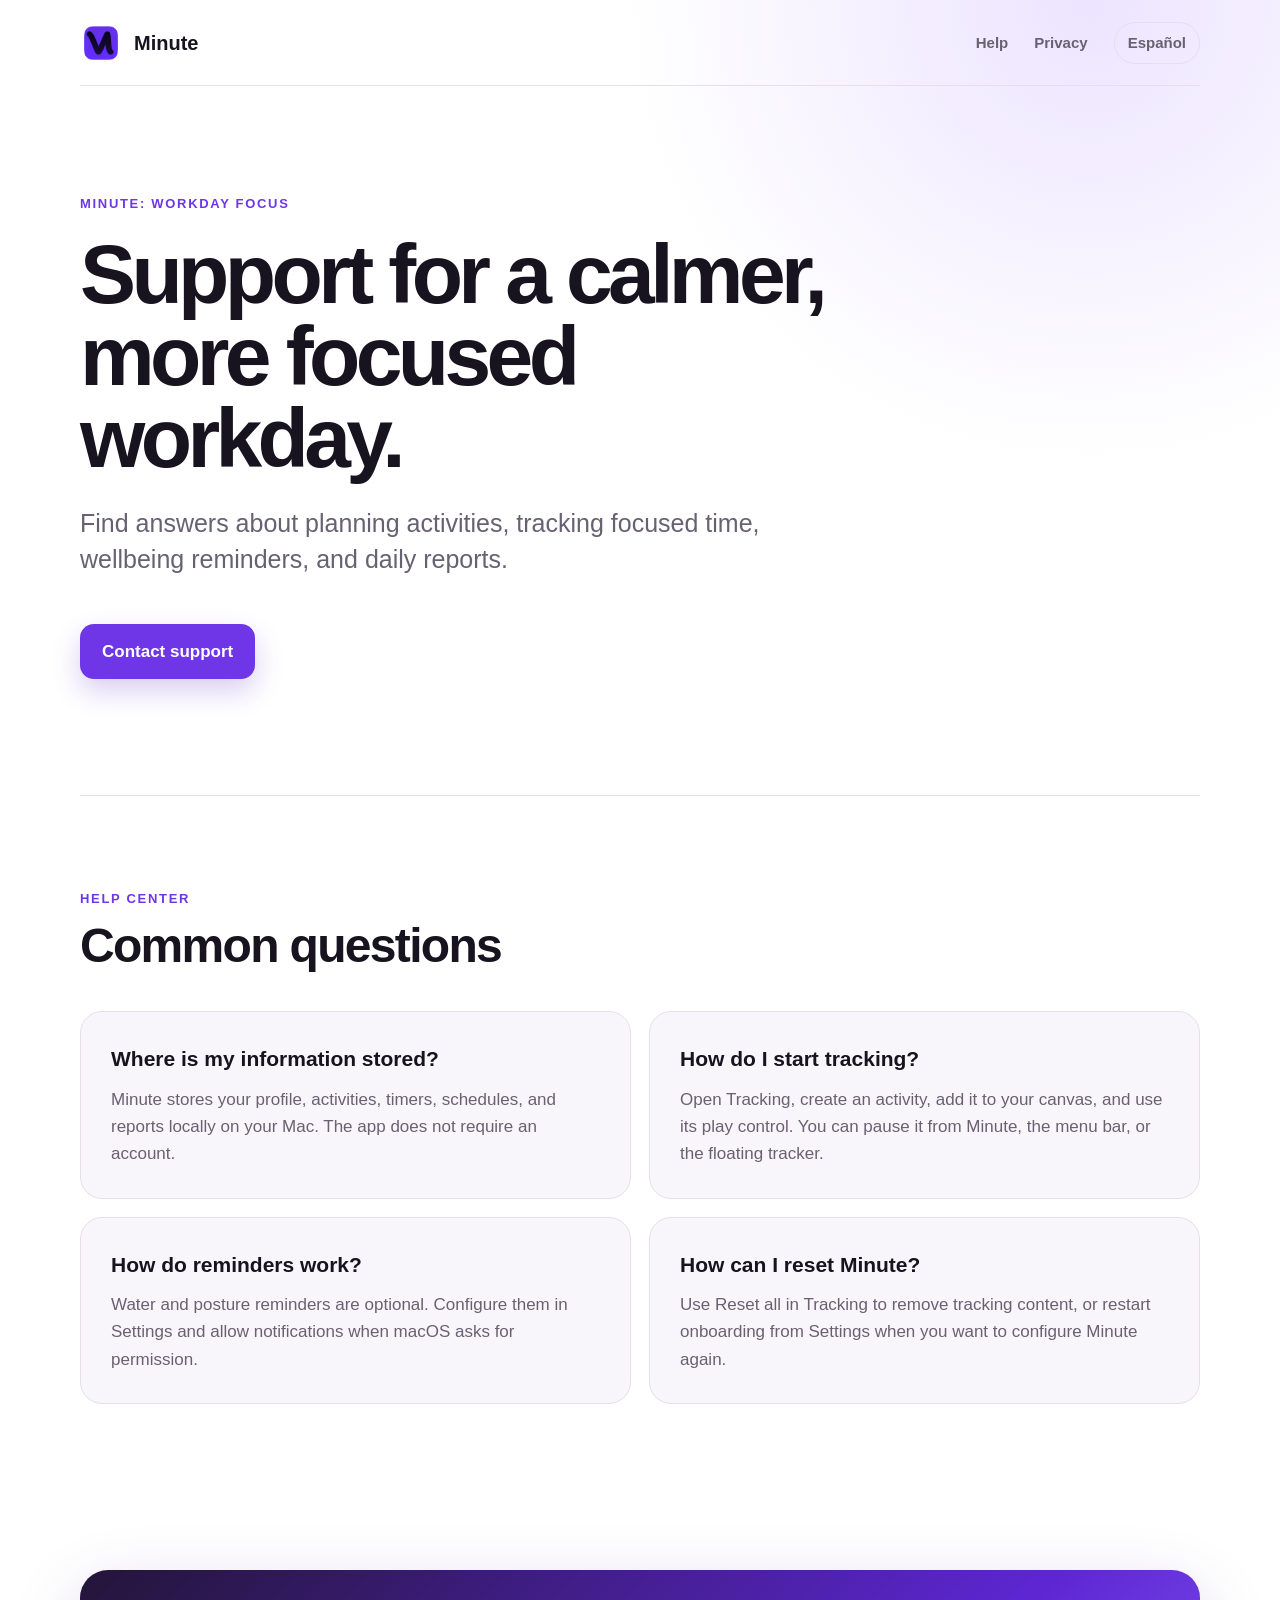
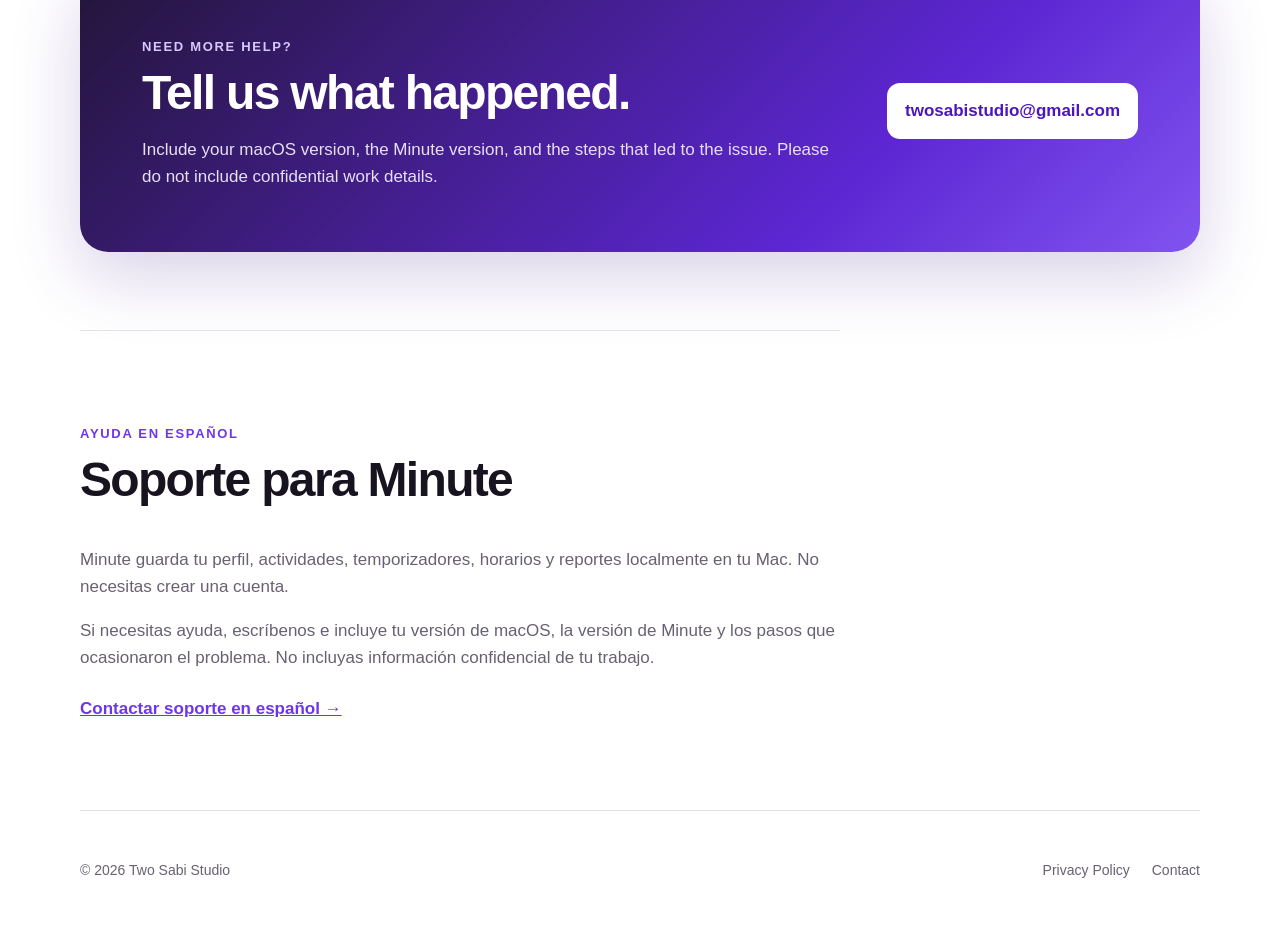
<file: index.html>
<!doctype html>
<html lang="en">
  <head>
    <meta charset="UTF-8" />
    <meta name="viewport" content="width=device-width, initial-scale=1.0" />
    <meta name="description" content="Support and help for Minute: Workday Focus." />
    <meta name="theme-color" content="#6f36e8" />
    <title>Minute Support</title>
    <link rel="icon" href="icon.png" />
    <link rel="stylesheet" href="styles.css" />
  </head>
  <body>
    <header class="site-header">
      <a class="brand" href="./" aria-label="Minute Support home">
        <img src="icon.png" alt="" />
        <span>Minute</span>
      </a>
      <nav aria-label="Main navigation">
        <a href="#help">Help</a>
        <a href="privacy.html">Privacy</a>
        <a class="language-link" href="#es">Español</a>
      </nav>
    </header>

    <main>
      <section class="hero">
        <div class="eyebrow">MINUTE: WORKDAY FOCUS</div>
        <h1>Support for a calmer, more focused workday.</h1>
        <p>
          Find answers about planning activities, tracking focused time,
          wellbeing reminders, and daily reports.
        </p>
        <a class="primary-button" href="mailto:twosabistudio@gmail.com?subject=Minute%20Support">
          Contact support
        </a>
      </section>

      <section class="section" id="help">
        <div class="section-heading">
          <span>HELP CENTER</span>
          <h2>Common questions</h2>
        </div>
        <div class="faq-grid">
          <article>
            <h3>Where is my information stored?</h3>
            <p>
              Minute stores your profile, activities, timers, schedules, and
              reports locally on your Mac. The app does not require an account.
            </p>
          </article>
          <article>
            <h3>How do I start tracking?</h3>
            <p>
              Open Tracking, create an activity, add it to your canvas, and use
              its play control. You can pause it from Minute, the menu bar, or
              the floating tracker.
            </p>
          </article>
          <article>
            <h3>How do reminders work?</h3>
            <p>
              Water and posture reminders are optional. Configure them in
              Settings and allow notifications when macOS asks for permission.
            </p>
          </article>
          <article>
            <h3>How can I reset Minute?</h3>
            <p>
              Use Reset all in Tracking to remove tracking content, or restart
              onboarding from Settings when you want to configure Minute again.
            </p>
          </article>
        </div>
      </section>

      <section class="contact-card">
        <div>
          <span>NEED MORE HELP?</span>
          <h2>Tell us what happened.</h2>
          <p>
            Include your macOS version, the Minute version, and the steps that
            led to the issue. Please do not include confidential work details.
          </p>
        </div>
        <a href="mailto:twosabistudio@gmail.com?subject=Minute%20Support">
          twosabistudio@gmail.com
        </a>
      </section>

      <section class="section spanish" id="es" lang="es">
        <div class="section-heading">
          <span>AYUDA EN ESPAÑOL</span>
          <h2>Soporte para Minute</h2>
        </div>
        <p>
          Minute guarda tu perfil, actividades, temporizadores, horarios y
          reportes localmente en tu Mac. No necesitas crear una cuenta.
        </p>
        <p>
          Si necesitas ayuda, escríbenos e incluye tu versión de macOS, la
          versión de Minute y los pasos que ocasionaron el problema. No incluyas
          información confidencial de tu trabajo.
        </p>
        <a class="text-link" href="mailto:twosabistudio@gmail.com?subject=Soporte%20de%20Minute">
          Contactar soporte en español →
        </a>
      </section>
    </main>

    <footer>
      <span>© 2026 Two Sabi Studio</span>
      <div>
        <a href="privacy.html">Privacy Policy</a>
        <a href="mailto:twosabistudio@gmail.com">Contact</a>
      </div>
    </footer>
  </body>
</html>
</file>
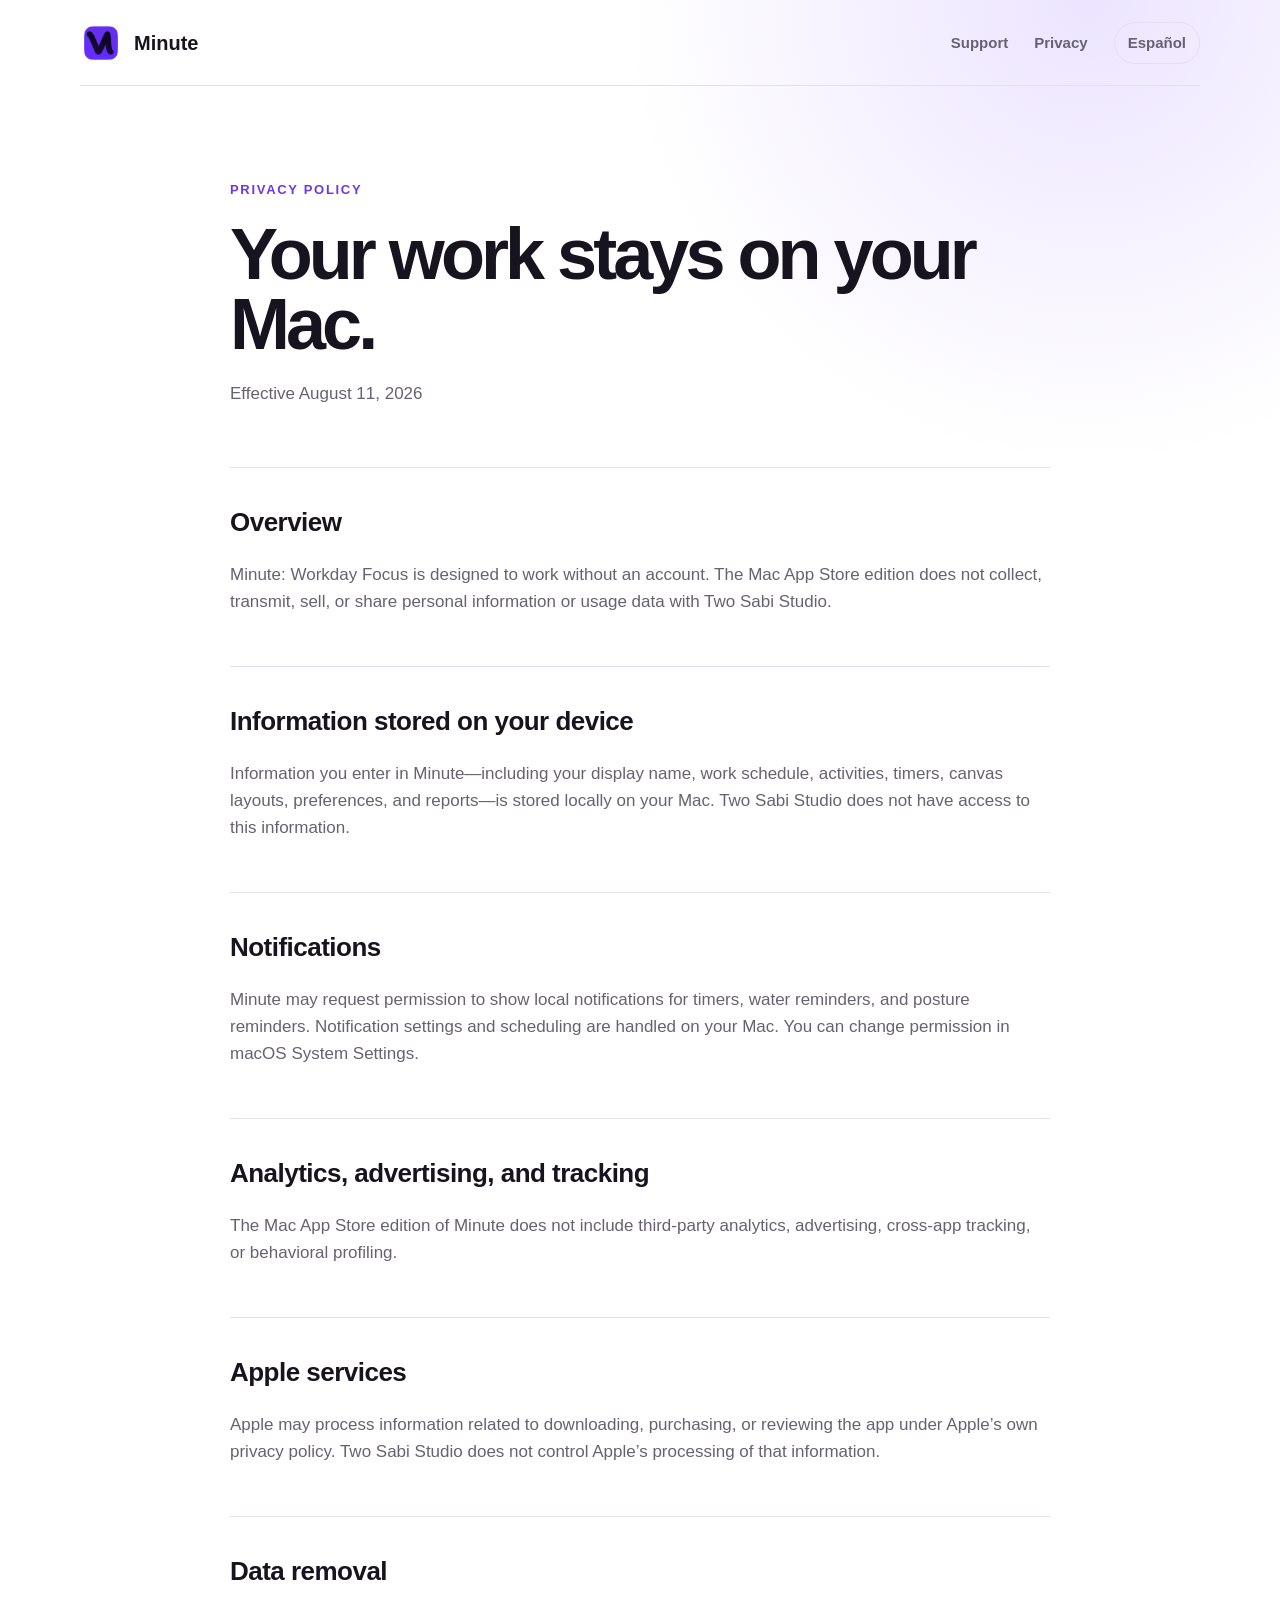
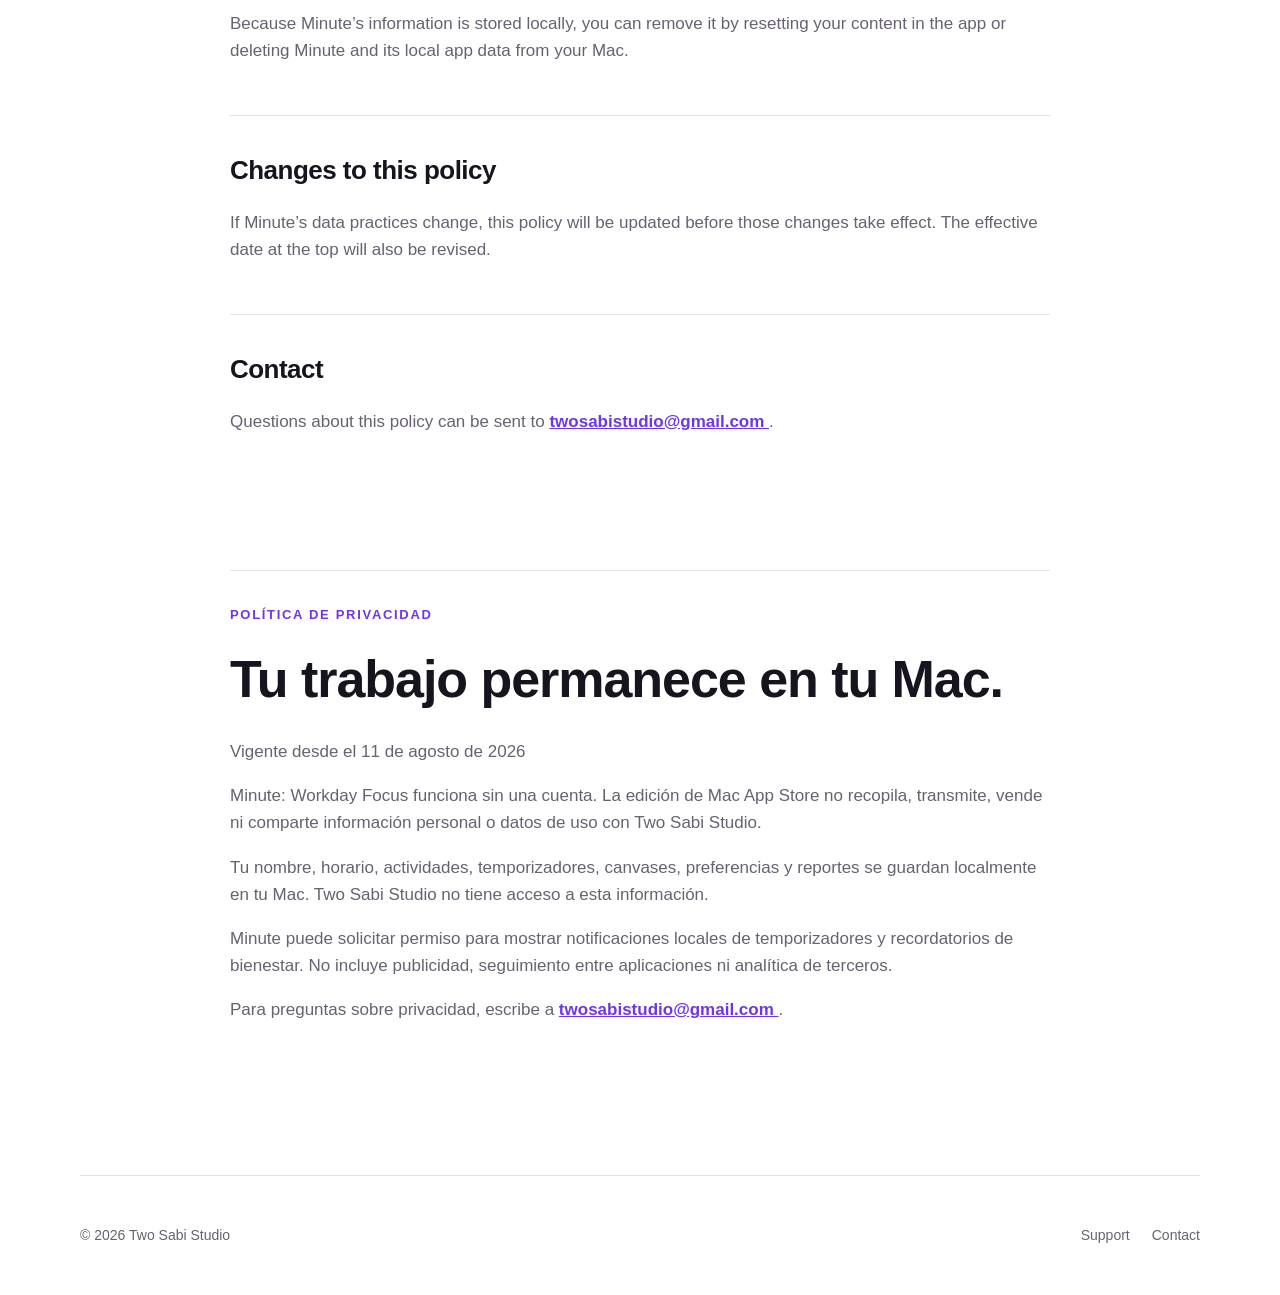
<file: privacy.html>
<!doctype html>
<html lang="en">
  <head>
    <meta charset="UTF-8" />
    <meta name="viewport" content="width=device-width, initial-scale=1.0" />
    <meta name="description" content="Privacy Policy for Minute: Workday Focus." />
    <meta name="theme-color" content="#6f36e8" />
    <title>Minute Privacy Policy</title>
    <link rel="icon" href="icon.png" />
    <link rel="stylesheet" href="styles.css" />
  </head>
  <body>
    <header class="site-header">
      <a class="brand" href="./" aria-label="Minute Support home">
        <img src="icon.png" alt="" />
        <span>Minute</span>
      </a>
      <nav aria-label="Main navigation">
        <a href="./">Support</a>
        <a href="#english">Privacy</a>
        <a class="language-link" href="#es">Español</a>
      </nav>
    </header>

    <main class="policy" id="english">
      <div class="eyebrow">PRIVACY POLICY</div>
      <h1>Your work stays on your Mac.</h1>
      <p class="policy-date">Effective August 11, 2026</p>

      <section>
        <h2>Overview</h2>
        <p>
          Minute: Workday Focus is designed to work without an account. The Mac
          App Store edition does not collect, transmit, sell, or share personal
          information or usage data with Two Sabi Studio.
        </p>
      </section>

      <section>
        <h2>Information stored on your device</h2>
        <p>
          Information you enter in Minute—including your display name, work
          schedule, activities, timers, canvas layouts, preferences, and
          reports—is stored locally on your Mac. Two Sabi Studio does not have
          access to this information.
        </p>
      </section>

      <section>
        <h2>Notifications</h2>
        <p>
          Minute may request permission to show local notifications for timers,
          water reminders, and posture reminders. Notification settings and
          scheduling are handled on your Mac. You can change permission in
          macOS System Settings.
        </p>
      </section>

      <section>
        <h2>Analytics, advertising, and tracking</h2>
        <p>
          The Mac App Store edition of Minute does not include third-party
          analytics, advertising, cross-app tracking, or behavioral profiling.
        </p>
      </section>

      <section>
        <h2>Apple services</h2>
        <p>
          Apple may process information related to downloading, purchasing, or
          reviewing the app under Apple’s own privacy policy. Two Sabi Studio
          does not control Apple’s processing of that information.
        </p>
      </section>

      <section>
        <h2>Data removal</h2>
        <p>
          Because Minute’s information is stored locally, you can remove it by
          resetting your content in the app or deleting Minute and its local app
          data from your Mac.
        </p>
      </section>

      <section>
        <h2>Changes to this policy</h2>
        <p>
          If Minute’s data practices change, this policy will be updated before
          those changes take effect. The effective date at the top will also be
          revised.
        </p>
      </section>

      <section>
        <h2>Contact</h2>
        <p>
          Questions about this policy can be sent to
          <a href="mailto:twosabistudio@gmail.com?subject=Minute%20Privacy">
            twosabistudio@gmail.com
          </a>.
        </p>
      </section>

      <div class="policy-divider" aria-hidden="true"></div>

      <section id="es" lang="es">
        <div class="eyebrow">POLÍTICA DE PRIVACIDAD</div>
        <h2 class="spanish-title">Tu trabajo permanece en tu Mac.</h2>
        <p class="policy-date">Vigente desde el 11 de agosto de 2026</p>
        <p>
          Minute: Workday Focus funciona sin una cuenta. La edición de Mac App
          Store no recopila, transmite, vende ni comparte información personal
          o datos de uso con Two Sabi Studio.
        </p>
        <p>
          Tu nombre, horario, actividades, temporizadores, canvases,
          preferencias y reportes se guardan localmente en tu Mac. Two Sabi
          Studio no tiene acceso a esta información.
        </p>
        <p>
          Minute puede solicitar permiso para mostrar notificaciones locales de
          temporizadores y recordatorios de bienestar. No incluye publicidad,
          seguimiento entre aplicaciones ni analítica de terceros.
        </p>
        <p>
          Para preguntas sobre privacidad, escribe a
          <a href="mailto:twosabistudio@gmail.com?subject=Privacidad%20de%20Minute">
            twosabistudio@gmail.com
          </a>.
        </p>
      </section>
    </main>

    <footer>
      <span>© 2026 Two Sabi Studio</span>
      <div>
        <a href="./">Support</a>
        <a href="mailto:twosabistudio@gmail.com">Contact</a>
      </div>
    </footer>
  </body>
</html>
</file>
<file: styles.css>
:root {
  color-scheme: light;
  --ink: #17131f;
  --muted: #686171;
  --line: #e5dfeb;
  --surface: #f8f5fb;
  --purple: #6f36e8;
  --purple-dark: #4c16bb;
  font-family: -apple-system, BlinkMacSystemFont, "SF Pro Display", "Segoe UI", sans-serif;
}

* { box-sizing: border-box; }

html { scroll-behavior: smooth; }

body {
  margin: 0;
  color: var(--ink);
  background:
    radial-gradient(circle at 85% 0%, rgba(151, 105, 255, 0.18), transparent 29rem),
    #fff;
  font-size: 17px;
  line-height: 1.6;
}

a { color: inherit; }

.site-header,
main,
footer {
  width: min(1120px, calc(100% - 40px));
  margin-inline: auto;
}

.site-header {
  min-height: 86px;
  display: flex;
  align-items: center;
  justify-content: space-between;
  border-bottom: 1px solid var(--line);
}

.brand {
  display: inline-flex;
  align-items: center;
  gap: 12px;
  font-size: 20px;
  font-weight: 750;
  text-decoration: none;
}

.brand img {
  width: 42px;
  height: 42px;
  border-radius: 11px;
}

nav { display: flex; align-items: center; gap: 26px; }
nav a { color: var(--muted); font-size: 15px; font-weight: 650; text-decoration: none; }
nav a:hover, nav a:focus-visible { color: var(--purple); }

.language-link {
  padding: 8px 13px;
  border: 1px solid var(--line);
  border-radius: 999px;
}

.hero {
  max-width: 820px;
  padding: 108px 0 116px;
}

.eyebrow,
.section-heading > span,
.contact-card span {
  color: var(--purple);
  font-size: 13px;
  font-weight: 800;
  letter-spacing: 0.13em;
}

h1 {
  margin: 18px 0 20px;
  max-width: 790px;
  font-size: clamp(48px, 7vw, 84px);
  line-height: 0.98;
  letter-spacing: -0.055em;
}

.hero p {
  max-width: 680px;
  color: var(--muted);
  font-size: clamp(19px, 2.5vw, 25px);
  line-height: 1.45;
}

.primary-button {
  display: inline-block;
  margin-top: 22px;
  padding: 14px 22px;
  color: #fff;
  background: var(--purple);
  border-radius: 14px;
  font-weight: 750;
  text-decoration: none;
  box-shadow: 0 12px 28px rgba(83, 33, 195, 0.22);
}

.primary-button:hover, .primary-button:focus-visible { background: var(--purple-dark); }

.section { padding: 88px 0; border-top: 1px solid var(--line); }
.section-heading { margin-bottom: 40px; }
.section-heading h2, .contact-card h2 {
  margin: 8px 0 0;
  font-size: clamp(32px, 4vw, 48px);
  line-height: 1.08;
  letter-spacing: -0.035em;
}

.faq-grid {
  display: grid;
  grid-template-columns: repeat(2, minmax(0, 1fr));
  gap: 18px;
}

.faq-grid article {
  padding: 30px;
  background: rgba(248, 245, 251, 0.84);
  border: 1px solid var(--line);
  border-radius: 22px;
}

.faq-grid h3 { margin: 0 0 10px; font-size: 21px; }
.faq-grid p, .spanish p { margin: 0; color: var(--muted); }

.contact-card {
  display: grid;
  grid-template-columns: minmax(0, 1fr) auto;
  align-items: center;
  gap: 40px;
  margin-block: 78px;
  padding: clamp(32px, 6vw, 62px);
  color: #fff;
  background: linear-gradient(135deg, #231538, #5d26d3 70%, #8154f0);
  border-radius: 28px;
  box-shadow: 0 24px 70px rgba(65, 25, 143, 0.2);
}

.contact-card span { color: #d9c8ff; }
.contact-card p { margin-bottom: 0; color: #e8dff7; }
.contact-card > a {
  padding: 14px 18px;
  background: #fff;
  color: var(--purple-dark);
  border-radius: 13px;
  font-weight: 750;
  text-decoration: none;
}

.spanish { max-width: 760px; }
.spanish p + p { margin-top: 16px; }
.text-link { display: inline-block; margin-top: 24px; color: var(--purple); font-weight: 750; }

.policy { max-width: 820px; padding: 94px 0 100px; }
.policy h1 { font-size: clamp(44px, 6vw, 72px); }
.policy-date { color: var(--muted); }
.policy section { padding: 34px 0; border-top: 1px solid var(--line); }
.policy section:first-of-type { margin-top: 60px; }
.policy h2 { margin: 0 0 10px; font-size: 26px; letter-spacing: -0.02em; }
.policy section p { color: var(--muted); }
.policy section a { color: var(--purple); font-weight: 650; }
.policy-divider { height: 84px; }
.policy .spanish-title { margin-top: 12px; font-size: clamp(34px, 5vw, 52px); }

footer {
  min-height: 120px;
  display: flex;
  align-items: center;
  justify-content: space-between;
  gap: 24px;
  color: var(--muted);
  border-top: 1px solid var(--line);
  font-size: 14px;
}

footer div { display: flex; gap: 22px; }
footer a { text-decoration: none; }
footer a:hover, footer a:focus-visible { color: var(--purple); }

@media (max-width: 720px) {
  .site-header { align-items: flex-start; padding: 20px 0; }
  nav { gap: 12px; }
  nav a:not(.language-link) { display: none; }
  .hero { padding: 74px 0 82px; }
  .faq-grid { grid-template-columns: 1fr; }
  .contact-card { grid-template-columns: 1fr; }
  .contact-card > a { overflow-wrap: anywhere; text-align: center; }
  footer { align-items: flex-start; flex-direction: column; justify-content: center; }
}

@media (prefers-reduced-motion: reduce) {
  html { scroll-behavior: auto; }
}
</file>
